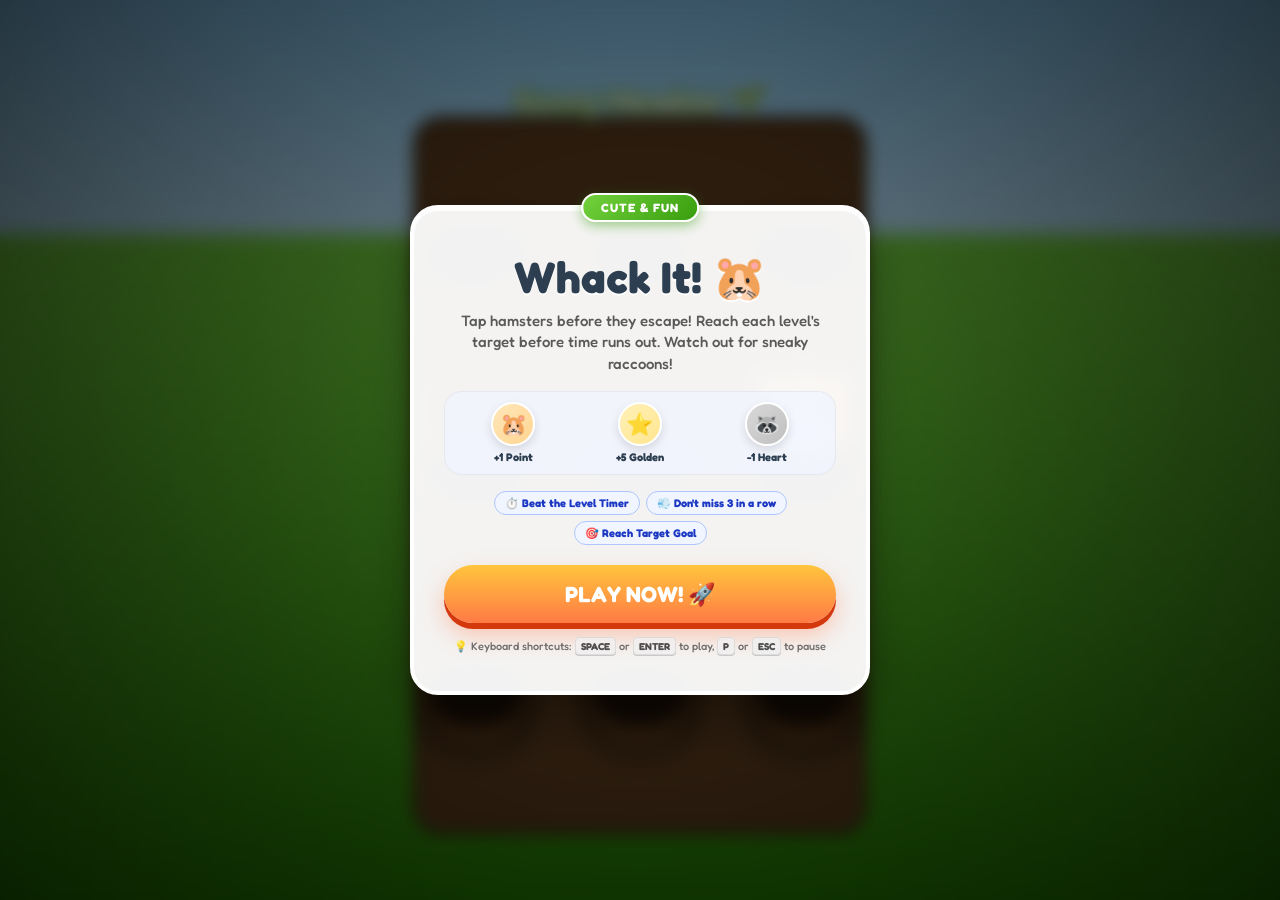
<file: index.html>
<!DOCTYPE html>
<html lang="en">
<head>
  <meta charset="UTF-8">
  <meta name="viewport" content="width=device-width, initial-scale=1.0, maximum-scale=1.0, user-scalable=no, viewport-fit=cover">
  <meta name="theme-color" content="#4CAF50">
  <title>Whack It! - Playful Arcade Game</title>
  
  <!-- SEO & Meta -->
  <meta name="description" content="A super fun, child-friendly Whack-It game! Tap the cute hamsters, collect golden stars, hit level targets, and avoid cheeky raccoons in this colorful full-screen arcade adventure.">
  <meta name="keywords" content="whack a mole, kids game, html5 game, browser game, mobile game">
  
  <!-- Google Fonts -->
  <link rel="preconnect" href="https://fonts.googleapis.com">
  <link rel="preconnect" href="https://fonts.gstatic.com" crossorigin>
  <link href="https://fonts.googleapis.com/css2?family=Fredoka:wght@400;500;600;700&display=swap" rel="stylesheet">
  
  <!-- Stylesheet -->
  <link rel="stylesheet" href="style.css">
</head>
<body>

  <!-- Fullscreen Canvas -->
  <canvas id="gameCanvas"></canvas>

  <!-- HUD Overlay (Visible during play) -->
  <div id="hud" class="hud-container hidden">
    <div class="hud-item score-box">
      <span class="hud-label">SCORE</span>
      <span id="scoreText" class="hud-value">0</span>
    </div>

    <div class="hud-item timer-box">
      <span class="hud-label" id="levelNameText">LVL 1</span>
      <div class="timer-pill">
        <span class="timer-icon">⏱️</span>
        <span id="timerText" class="timer-value">45s</span>
      </div>
    </div>
    
    <div class="hud-item goal-box">
      <span class="hud-label">GOAL</span>
      <span id="goalText" class="hud-subvalue">0 / 12</span>
    </div>

    <div class="hud-item status-box">
      <div class="lives-box" id="livesContainer">
        <!-- Dynamic Hearts rendered here -->
      </div>
      <div class="miss-box">
        <span class="miss-label">IN A ROW:</span>
        <span id="missText" class="miss-value">0/3 💨</span>
      </div>
    </div>
  </div>

  <!-- Start Screen Overlay -->
  <div class="overlay-layer" id="titleScreen">
    <div class="game-card bounce-in">
      <div class="card-badge">CUTE & FUN</div>
      <h1 class="game-title">Whack It! 🐹</h1>
      <p class="game-subtitle">Tap hamsters before they escape! Reach each level's target before time runs out. Watch out for sneaky raccoons!</p>

      <div class="character-preview">
        <div class="preview-item">
          <div class="char-avatar hamster-bg">🐹</div>
          <span class="char-label">+1 Point</span>
        </div>
        <div class="preview-item">
          <div class="char-avatar gold-bg">⭐</div>
          <span class="char-label">+5 Golden</span>
        </div>
        <div class="preview-item">
          <div class="char-avatar raccoon-bg">🦝</div>
          <span class="char-label">-1 Heart</span>
        </div>
      </div>

      <div class="rules-summary">
        <div class="rule-chip">⏱️ Beat the Level Timer</div>
        <div class="rule-chip">💨 Don't miss 3 in a row</div>
        <div class="rule-chip">🎯 Reach Target Goal</div>
      </div>

      <button class="play-btn" id="startBtn">
        <span>PLAY NOW! 🚀</span>
      </button>

      <div class="desktop-hint">
        <span>💡 Keyboard shortcuts: <kbd>SPACE</kbd> or <kbd>ENTER</kbd> to play, <kbd>P</kbd> or <kbd>ESC</kbd> to pause</span>
      </div>
    </div>
  </div>

  <!-- Game Over Overlay -->
  <div class="overlay-layer hidden" id="gameOverScreen">
    <div class="game-card pop-in" id="overCard">
      <div class="card-badge orange-badge">GAME OVER</div>
      <h2 class="over-title" id="overTitle">Awesome Effort! 🎉</h2>
      <p class="over-reason" id="overReasonText">Out of hearts!</p>
      
      <div class="score-display">
        <span class="score-label">FINAL SCORE</span>
        <span class="final-score" id="finalScoreText">0</span>
      </div>

      <div class="stats-row">
        <div class="stat-pill">
          <span class="stat-icon">🎯</span>
          <span id="whackedText">0 Whacked</span>
        </div>
        <div class="stat-pill">
          <span class="stat-icon">🔥</span>
          <span id="bestStreakText">Streak 0</span>
        </div>
      </div>

      <div class="best-score-banner" id="bestBanner">
        🏆 Best Score: <span id="bestScoreText">0</span>
      </div>

      <button class="play-btn again-btn" id="againBtn">
        <span>PLAY AGAIN 🔄</span>
      </button>
    </div>
  </div>

  <!-- Pause Overlay -->
  <div class="overlay-layer hidden" id="pauseScreen">
    <div class="game-card pop-in">
      <div class="card-badge blue-badge">PAUSED</div>
      <h2 class="game-title">Game Paused ⏸️</h2>
      <p class="game-subtitle">Taking a quick break? The hamsters are waiting!</p>

      <button class="play-btn" id="resumeBtn">
        <span>RESUME GAME ▶️</span>
      </button>

      <div class="desktop-hint">
        <span>💡 Press <kbd>P</kbd> or <kbd>ESC</kbd> to resume</span>
      </div>
    </div>
  </div>

  <!-- Main Game Engine Script -->
  <script src="script.js"></script>
</body>
</html>
</file>
<file: style.css>
/* ==========================================================================
   Whack It! - Child Friendly & Responsive CSS Design System
   Dual Support for Mobile Devices & Large Desktop Monitors
   ========================================================================== */

:root {
  --primary-font: "Fredoka", "Trebuchet MS", system-ui, -apple-system, sans-serif;
  --bg-grass-top: #73d13d;
  --bg-grass-bottom: #389e0d;
  --card-bg: rgba(255, 255, 255, 0.95);
  --text-dark: #2c3e50;
  --text-muted: #595959;
  --accent-yellow: #ffc53d;
  --accent-orange: #ff7a45;
  --accent-pink: #ff4d4f;
  --accent-blue: #4096ff;
  --accent-green: #52c41a;
  --shadow-color: rgba(0, 0, 0, 0.22);
  --radius-lg: 28px;
  --radius-md: 18px;
  --radius-pill: 999px;
}

* {
  box-sizing: border-box;
  margin: 0;
  padding: 0;
  -webkit-tap-highlight-color: transparent;
  user-select: none;
  -webkit-user-select: none;
}

html, body {
  width: 100%;
  height: 100%;
  overflow: hidden;
  position: fixed;
  inset: 0;
  font-family: var(--primary-font);
  background: radial-gradient(circle at 50% 30%, #a8e6cf 0%, #56ab2f 60%, #2e7d32 100%);
  touch-action: none;
  overscroll-behavior: none;
}

/* --------------------------------------------------------------------------
   Canvas (Responsive Canvas Engine)
   -------------------------------------------------------------------------- */
canvas#gameCanvas {
  position: fixed;
  inset: 0;
  width: 100%;
  height: 100%;
  display: block;
  z-index: 1;
  cursor: pointer;
}

/* --------------------------------------------------------------------------
   HUD Top Navigation Bar (Mobile & Desktop Responsive)
   -------------------------------------------------------------------------- */
.hud-container {
  position: fixed;
  top: max(10px, env(safe-area-inset-top));
  left: 50%;
  transform: translateX(-50%);
  width: calc(100% - 24px);
  max-width: 540px;
  z-index: 10;
  display: flex;
  align-items: center;
  justify-content: space-between;
  padding: 8px 16px;
  background: rgba(255, 255, 255, 0.94);
  backdrop-filter: blur(14px);
  -webkit-backdrop-filter: blur(14px);
  border: 3px solid rgba(255, 255, 255, 0.95);
  border-radius: var(--radius-pill);
  box-shadow: 0 10px 28px var(--shadow-color), 0 3px 8px rgba(0,0,0,0.1);
  transition: opacity 0.3s ease, transform 0.3s ease;
}

.hud-container.hidden {
  opacity: 0;
  pointer-events: none;
  transform: translate(-50%, -24px);
}

.hud-item {
  display: flex;
  flex-direction: column;
  align-items: center;
}

.score-box {
  align-items: flex-start;
}

.hud-label {
  font-size: 10px;
  font-weight: 700;
  letter-spacing: 0.08em;
  color: #8c8c8c;
}

.hud-value {
  font-size: clamp(20px, 3.5vw, 28px);
  font-weight: 700;
  color: #262626;
  line-height: 1;
  text-shadow: 0 1px 0 #fff;
}

.hud-subvalue {
  font-size: clamp(14px, 2.8vw, 18px);
  font-weight: 700;
  color: #389e0d;
}

/* Timer Pill */
.timer-pill {
  display: flex;
  align-items: center;
  gap: 4px;
  background: #f6ffed;
  border: 1.5px solid #b7eb8f;
  padding: 2px 10px;
  border-radius: var(--radius-pill);
  margin-top: 2px;
}

.timer-value {
  font-size: 14px;
  font-weight: 700;
  color: #278003;
}

.timer-pill.warning {
  background: #fff2e8;
  border-color: #ffbb96;
  animation: pulseWarning 0.8s infinite ease-in-out;
}

.timer-pill.warning .timer-value {
  color: #d4380d;
}

@keyframes pulseWarning {
  0%, 100% { transform: scale(1); }
  50% { transform: scale(1.08); }
}

/* Status Box: Hearts & Misses */
.status-box {
  align-items: flex-end;
  gap: 2px;
}

.lives-box {
  display: flex;
  flex-direction: row;
  gap: 4px;
  align-items: center;
}

.heart-icon {
  font-size: clamp(16px, 3vw, 20px);
  display: inline-block;
  filter: drop-shadow(0 2px 4px rgba(255, 77, 79, 0.4));
  transition: transform 0.25s cubic-bezier(0.175, 0.885, 0.32, 1.275);
}

.heart-icon.lost {
  filter: grayscale(1) opacity(0.3);
  transform: scale(0.75);
}

.miss-box {
  display: flex;
  align-items: center;
  gap: 4px;
  font-size: 11px;
  font-weight: 700;
  color: #8c8c8c;
}

.miss-value {
  color: #ff4d4f;
}

/* --------------------------------------------------------------------------
   Overlay Layers (Title, Game Over, Pause)
   -------------------------------------------------------------------------- */
.overlay-layer {
  position: fixed;
  inset: 0;
  z-index: 20;
  display: flex;
  align-items: center;
  justify-content: center;
  padding: 20px;
  background: radial-gradient(circle at center, rgba(0, 0, 0, 0.4) 0%, rgba(0, 0, 0, 0.75) 100%);
  backdrop-filter: blur(8px);
  -webkit-backdrop-filter: blur(8px);
  transition: opacity 0.3s ease;
}

.overlay-layer.hidden {
  display: none !important;
}

.game-card {
  width: 100%;
  max-width: 440px;
  background: var(--card-bg);
  border-radius: var(--radius-lg);
  padding: clamp(24px, 5vw, 36px) clamp(20px, 4vw, 30px);
  text-align: center;
  position: relative;
  box-shadow: 0 24px 48px rgba(0, 0, 0, 0.32), inset 0 2px 0 rgba(255, 255, 255, 0.9);
  border: 4px solid #ffffff;
}

/* Animations */
.bounce-in {
  animation: bounceIn 0.6s cubic-bezier(0.175, 0.885, 0.32, 1.275) both;
}

.pop-in {
  animation: popIn 0.4s cubic-bezier(0.34, 1.56, 0.64, 1) both;
}

@keyframes bounceIn {
  0% { opacity: 0; transform: scale(0.5) translateY(40px); }
  60% { opacity: 1; transform: scale(1.04) translateY(-6px); }
  100% { transform: scale(1) translateY(0); }
}

@keyframes popIn {
  0% { opacity: 0; transform: scale(0.85); }
  100% { opacity: 1; transform: scale(1); }
}

/* Card Badge */
.card-badge {
  position: absolute;
  top: -16px;
  left: 50%;
  transform: translateX(-50%);
  background: linear-gradient(135deg, #73d13d, #389e0d);
  color: #ffffff;
  font-size: 12px;
  font-weight: 700;
  letter-spacing: 0.08em;
  padding: 5px 18px;
  border-radius: var(--radius-pill);
  box-shadow: 0 4px 12px rgba(56, 158, 13, 0.45);
  border: 2px solid #ffffff;
}

.orange-badge {
  background: linear-gradient(135deg, #ff7a45, #d4380d);
  box-shadow: 0 4px 12px rgba(212, 56, 13, 0.45);
}

.blue-badge {
  background: linear-gradient(135deg, #4096ff, #0958d9);
  box-shadow: 0 4px 12px rgba(9, 88, 217, 0.45);
}

/* Titles & Typography */
.game-title {
  font-size: clamp(32px, 7vw, 44px);
  font-weight: 700;
  color: var(--text-dark);
  line-height: 1.1;
  margin-top: 8px;
  margin-bottom: 8px;
  text-shadow: 0 2px 0 #fff;
}

.game-subtitle {
  font-size: clamp(13px, 2.8vw, 15px);
  font-weight: 500;
  color: var(--text-muted);
  line-height: 1.45;
  margin-bottom: 16px;
}

/* Character Preview Bar */
.character-preview {
  display: flex;
  justify-content: space-around;
  margin: 14px 0 16px;
  padding: 10px 6px;
  background: rgba(240, 245, 255, 0.75);
  border-radius: var(--radius-md);
  border: 1px solid rgba(0, 0, 0, 0.05);
}

.preview-item {
  display: flex;
  flex-direction: column;
  align-items: center;
  gap: 4px;
}

.char-avatar {
  width: clamp(38px, 7.5vw, 44px);
  height: clamp(38px, 7.5vw, 44px);
  border-radius: 50%;
  display: flex;
  align-items: center;
  justify-content: center;
  font-size: clamp(18px, 3.5vw, 22px);
  box-shadow: 0 4px 10px rgba(0,0,0,0.12);
  border: 2px solid #ffffff;
  transition: transform 0.2s ease;
}

.char-avatar:hover {
  transform: scale(1.15) rotate(6deg);
}

.hamster-bg { background: linear-gradient(135deg, #ffe7ba, #ffd591); }
.gold-bg { background: linear-gradient(135deg, #fff1b8, #ffe58f); }
.raccoon-bg { background: linear-gradient(135deg, #d9d9d9, #bfbfbf); }

.char-label {
  font-size: 11px;
  font-weight: 700;
  color: var(--text-dark);
}

/* Rules Summary Chips */
.rules-summary {
  display: flex;
  flex-wrap: wrap;
  gap: 6px;
  justify-content: center;
  margin-bottom: 20px;
}

.rule-chip {
  background: #f0f5ff;
  border: 1px solid #adc6ff;
  color: #1d39c4;
  font-size: 11px;
  font-weight: 700;
  padding: 4px 10px;
  border-radius: var(--radius-pill);
}

/* Buttons with Hover & Active States */
.play-btn {
  width: 100%;
  font-family: inherit;
  font-size: clamp(18px, 4vw, 22px);
  font-weight: 700;
  color: #ffffff;
  background: linear-gradient(180deg, #ffc53d 0%, #ff7a45 100%);
  border: none;
  border-radius: var(--radius-pill);
  padding: 16px 28px;
  cursor: pointer;
  box-shadow: 0 6px 0 #d4380d, 0 12px 24px rgba(255, 122, 69, 0.4);
  transition: transform 0.15s cubic-bezier(0.175, 0.885, 0.32, 1.275), box-shadow 0.15s ease;
  position: relative;
  overflow: hidden;
}

.play-btn:hover {
  transform: translateY(-2px);
  box-shadow: 0 8px 0 #d4380d, 0 16px 28px rgba(255, 122, 69, 0.48);
}

.play-btn:active {
  transform: translateY(4px);
  box-shadow: 0 2px 0 #d4380d, 0 6px 12px rgba(255, 122, 69, 0.3);
}

.again-btn {
  background: linear-gradient(180deg, #73d13d 0%, #389e0d 100%);
  box-shadow: 0 6px 0 #237804, 0 12px 24px rgba(56, 158, 13, 0.4);
}

.again-btn:hover {
  box-shadow: 0 8px 0 #237804, 0 16px 28px rgba(56, 158, 13, 0.48);
}

.again-btn:active {
  box-shadow: 0 2px 0 #237804, 0 6px 12px rgba(56, 158, 13, 0.3);
}

/* Desktop Keyboard Hint */
.desktop-hint {
  margin-top: 14px;
  font-size: 11px;
  font-weight: 500;
  color: var(--text-muted);
  opacity: 0.85;
}

kbd {
  background: #f0f0f0;
  border: 1px solid #d9d9d9;
  border-radius: 4px;
  box-shadow: 0 1px 0 rgba(0,0,0,0.2);
  color: #333;
  display: inline-block;
  font-family: inherit;
  font-size: 10px;
  font-weight: 700;
  padding: 2px 5px;
}

/* Game Over Card Details */
.over-title {
  font-size: clamp(24px, 5vw, 32px);
  font-weight: 700;
  color: var(--text-dark);
  margin-top: 8px;
  margin-bottom: 2px;
}

.over-reason {
  font-size: 14px;
  font-weight: 600;
  color: #ff4d4f;
  margin-bottom: 10px;
}

.score-display {
  margin: 8px 0 14px;
  padding: 10px;
  background: linear-gradient(135deg, #fffbe6, #fff1b8);
  border-radius: var(--radius-md);
  border: 2px dashed #ffe58f;
}

.score-label {
  font-size: 11px;
  font-weight: 700;
  color: #d48806;
  letter-spacing: 0.08em;
  display: block;
}

.final-score {
  font-size: clamp(40px, 9vw, 58px);
  font-weight: 700;
  color: #ad8b00;
  line-height: 1;
}

.stats-row {
  display: flex;
  gap: 10px;
  justify-content: center;
  margin-bottom: 14px;
}

.stat-pill {
  flex: 1;
  background: #f5f5f5;
  padding: 8px 10px;
  border-radius: var(--radius-pill);
  font-size: 12px;
  font-weight: 600;
  color: var(--text-dark);
  display: flex;
  align-items: center;
  justify-content: center;
  gap: 6px;
}

.best-score-banner {
  font-size: 13px;
  font-weight: 700;
  color: #389e0d;
  background: #f6ffed;
  border: 1px solid #b7eb8f;
  padding: 6px 12px;
  border-radius: var(--radius-pill);
  margin-bottom: 18px;
  display: inline-block;
}

/* --------------------------------------------------------------------------
   Desktop & Tablet Media Queries
   -------------------------------------------------------------------------- */
@media (min-width: 768px) {
  .hud-container {
    padding: 10px 24px;
  }

  .game-card {
    max-width: 460px;
  }
}

@media (max-height: 640px) {
  .game-card {
    padding: 16px 18px;
  }

  .game-title {
    font-size: 26px;
    margin-top: 2px;
    margin-bottom: 2px;
  }

  .game-subtitle {
    margin-bottom: 8px;
  }

  .character-preview {
    margin: 8px 0 10px;
    padding: 6px;
  }

  .rules-summary {
    margin-bottom: 12px;
  }

  .play-btn {
    padding: 10px 18px;
  }

  .desktop-hint {
    margin-top: 8px;
  }
}
</file>
